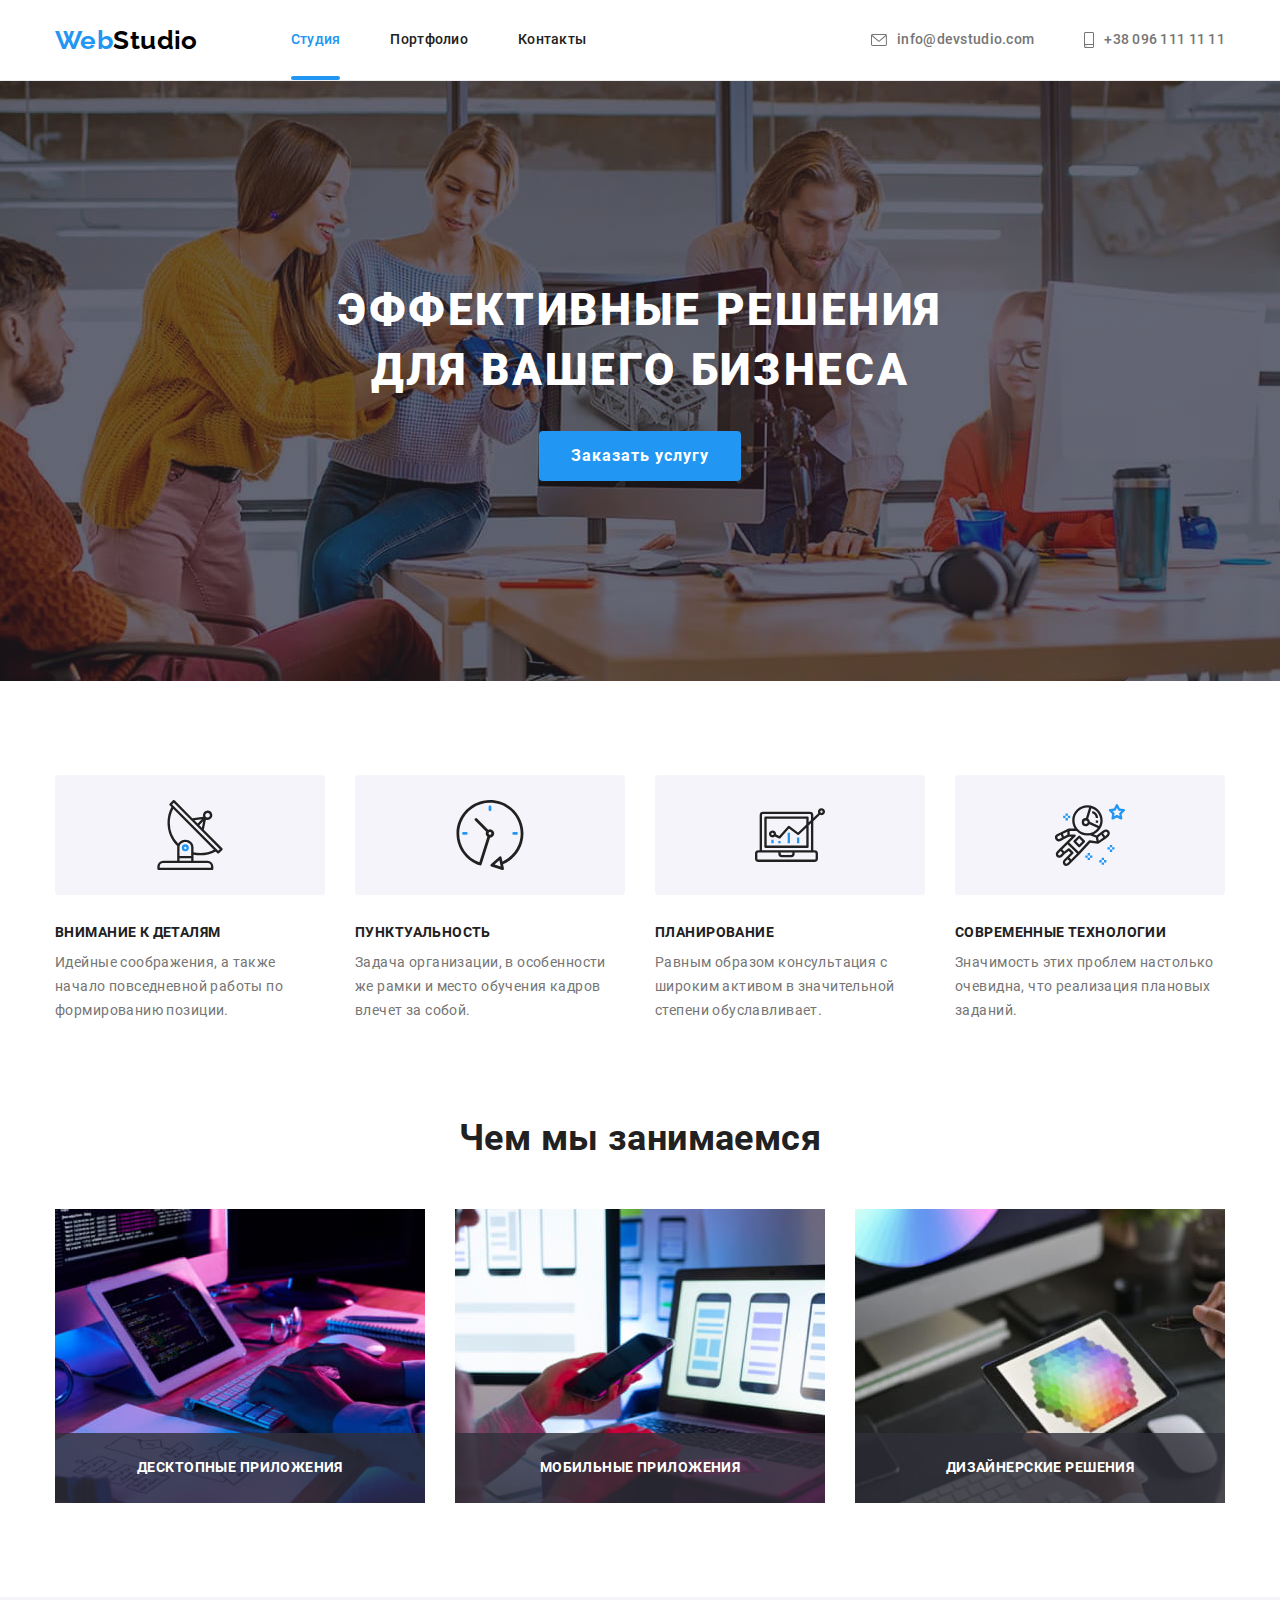
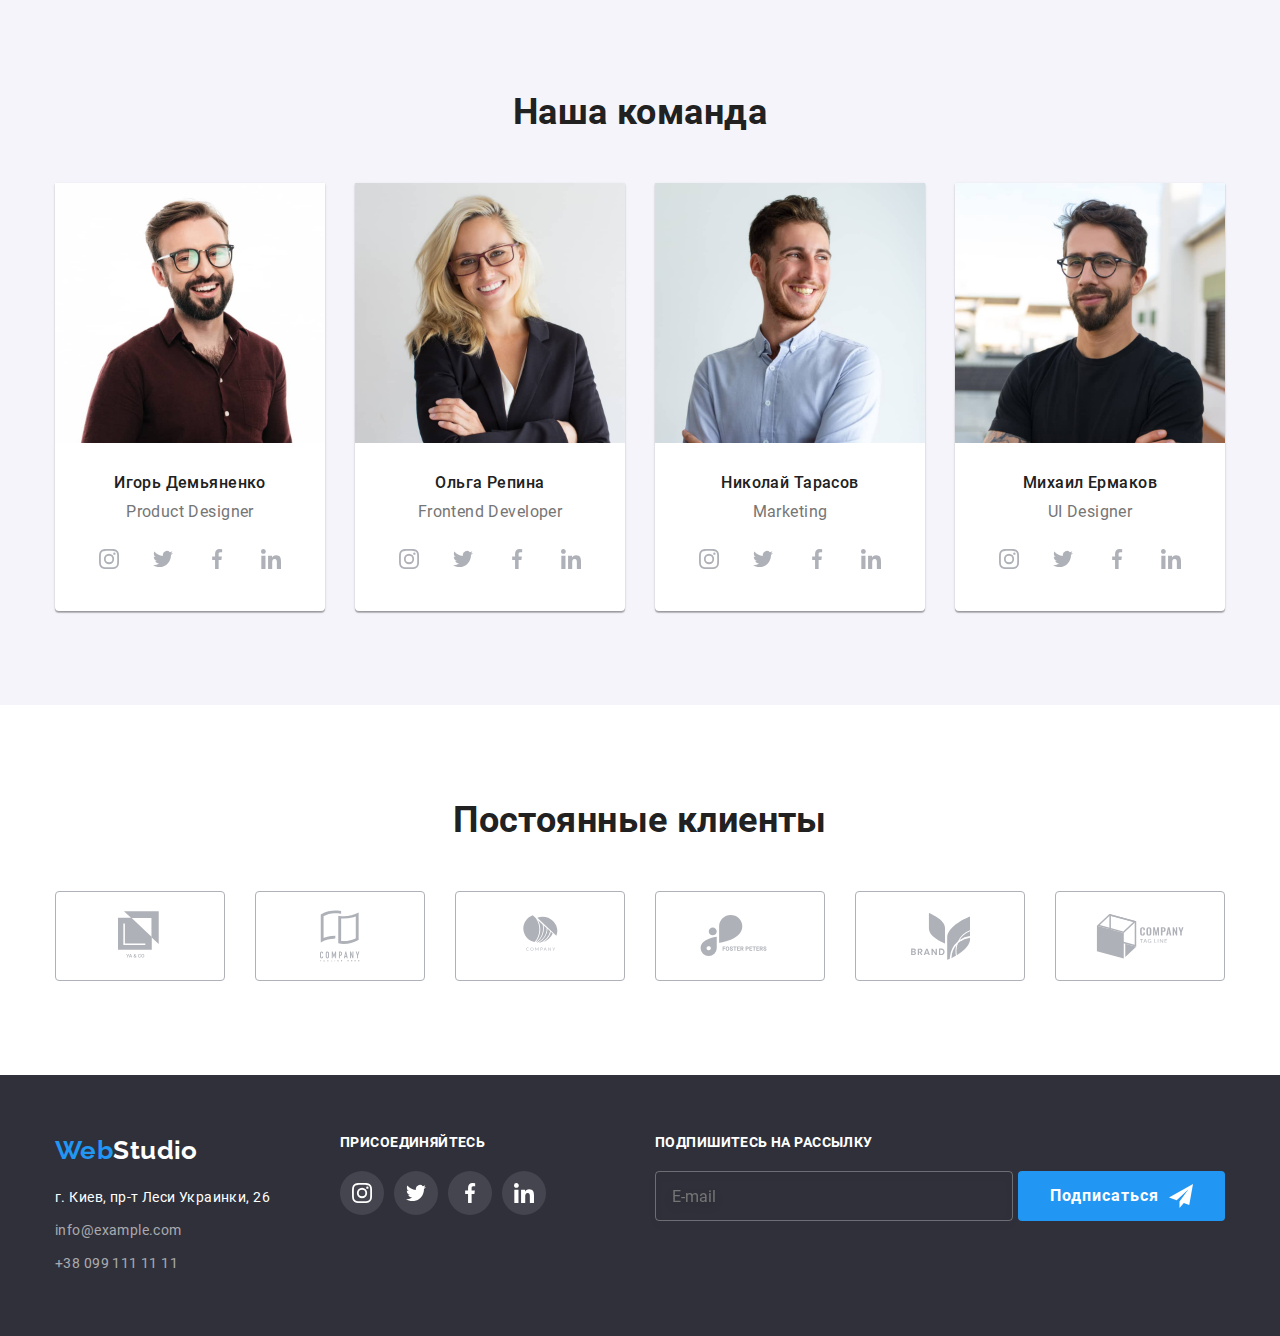
<file: index.html>
<!DOCTYPE html>
<html lang="ru">
  <head>
    <meta charset="UTF-8" />
    <meta name="viewport" content="width=device-width, initial-scale=1.0" />
    <title>Студия</title>
    <!-- Шрифты
      <link rel="preconnect" href="https://fonts.gstatic.com" />
    <link
      href="https://fonts.googleapis.com/css2?family=Raleway:wght@700&family=Roboto:wght@400;500;700;900&display=swap"
      rel="stylesheet"
    />-->
    <link rel="stylesheet" href="./css/main.min.css" />
  </head>

  <body>
    <!----------------------------Шапка сайта---------------------------------------->
    <header class="page-header section">
      <div class="main-nav container">
        <a href="/index.html" class="logo"
          >Web<span class="logo__text">Studio</span>
        </a>

        <!--------------------------Меню навигации------------------------------------>
        <nav class="page-header__nav">
          <ul class="site-nav site-nav--left list">
            <li class="site-nav__item">
              <a
                href="./index.html"
                class="site-nav__link site-nav__link--current"
                >Студия</a
              >
            </li>

            <li class="site-nav__item">
              <a href="./portfolio.html" class="site-nav__link">Портфолио</a>
            </li>

            <li class="site-nav__item">
              <a href="" class="site-nav__link">Контакты</a>
            </li>
          </ul>
        </nav>

        <!------------------------------Контакты------------------------------------->
        <ul class="contact-list contact-list--left list">
          <li class="contact-list__item">
            <a class="contact-list__link" href="mailto:info@devstudio.com">
              <svg
                class="contact-list__icon contact-list__icon--start"
                width="16"
                height="12"
              >
                <use href="./images/icons.svg#icon-envelope"></use>
              </svg>
              info@devstudio.com
            </a>
          </li>

          <li class="contact-list__item">
            <a class="contact-list__link" href="tel:+380961111111">
              <svg
                class="contact-list__icon contact-list__icon--start"
                width="10"
                height="16"
              >
                <use href="./images/icons.svg#icon-smartphone"></use>
              </svg>
              +38 096 111 11 11
            </a>
          </li>
        </ul>
      </div>
    </header>

    <main>
      <!-------------------------------Герой--------------------------------------->
      <section class="hero section">
        <h1 class="hero__heading">
          Эффективные решения<br />для вашего бизнеса
        </h1>
        <button class="button--order button" type="button" data-modal-open>
          Заказать услугу
        </button>
      </section>

      <!------------------------Особенности компании------------------------------->
      <section class="feature section">
        <div class="container">
          <h2 class="visually-hidden">Особенности компании</h2>

          <ul class="feature__list section__list list">
            <li class="feature__item">
              <div class="feature__card">
                <svg class="feature__icon">
                  <use href="./images/icons.svg#icon-antenna"></use>
                </svg>
              </div>
              <h3 class="feature__title section__subheading">
                Внимание к деталям
              </h3>
              <p class="feature__text section__text">
                Идейные соображения, а также начало повседневной работы по
                формированию позиции.
              </p>
            </li>

            <li class="feature__item">
              <div class="feature__card">
                <svg class="feature__icon">
                  <use href="./images/icons.svg#icon-clock"></use>
                </svg>
              </div>
              <h3 class="feature__title section__subheading">Пунктуальность</h3>
              <p class="feature__text section__text">
                Задача организации, в особенности же рамки и место обучения
                кадров влечет за собой.
              </p>
            </li>

            <li class="feature__item">
              <div class="feature__card">
                <svg class="feature__icon">
                  <use href="./images/icons.svg#icon-diagram"></use>
                </svg>
              </div>
              <h3 class="feature__title section__subheading">Планирование</h3>
              <p class="feature__text section__text">
                Равным образом консультация с широким активом в значительной
                степени обуславливает.
              </p>
            </li>

            <li class="feature__item">
              <div class="feature__card">
                <svg class="feature__icon">
                  <use href="./images/icons.svg#icon-astronaut"></use>
                </svg>
              </div>
              <h3 class="feature__title section__subheading">
                Современные технологии
              </h3>
              <p class="feature__text section__text">
                Значимость этих проблем настолько очевидна, что реализация
                плановых заданий.
              </p>
            </li>
          </ul>
        </div>
      </section>

      <!----------------------------Виды услуг------------------------------------->
      <section class="service section">
        <div class="container">
          <h2 class="service__header section__heading">Чем мы занимаемся</h2>

          <ul class="service__list section__list list">
            <li class="service__item">
              <img
                src="./images/img1.jpg"
                alt="человек занимается веб разработкой"
                width="370"
              />
              <div class="service__label">
                <p class="service__text section__text">Десктопные приложения</p>
              </div>
            </li>

            <li class="service__item">
              <img
                src="./images/img2.jpg"
                alt="человек занимается разработкой мобильных приложений"
                width="370"
              />
              <div class="service__label">
                <p class="service__text section__text">Мобильные приложения</p>
              </div>
            </li>

            <li class="service__item">
              <img
                src="./images/img3.jpg"
                alt="человек занимается созданием дизайнов"
                width="370"
              />
              <div class="service__label">
                <p class="service__text section__text">Дизайнерские решения</p>
              </div>
            </li>
          </ul>
        </div>
      </section>

      <!----------------------------Наша команда------------------------------------>
      <section class="team section section--team">
        <div class="container">
          <h2 class="team__header section__heading">Наша команда</h2>

          <ul class="team__list section__list list">
            <li class="team__member">
              <img
                src="./images/team1.jpg"
                alt="молодой мужчина в коричневой рубашке и очках"
                width="270"
                class="team__member-img"
              />
              <h3 class="team__member-name section__subheading">
                Игорь Демьяненко
              </h3>
              <p class="team__member-spec section__text" lang="en">
                Product Designer
              </p>
              <ul class="social__list list">
                <li class="social__item">
                  <a href="" class="social__link">
                    <svg class="social__icon">
                      <use href="./images/icons.svg#icon-instagram"></use>
                    </svg>
                  </a>
                </li>

                <li class="social__item">
                  <a href="" class="social__link">
                    <svg class="social__icon">
                      <use href="./images/icons.svg#icon-twitter"></use>
                    </svg>
                  </a>
                </li>

                <li class="social__item">
                  <a href="" class="social__link">
                    <svg class="social__icon">
                      <use href="./images/icons.svg#icon-facebook"></use>
                    </svg>
                  </a>
                </li>

                <li class="social__item">
                  <a href="" class="social__link">
                    <svg class="social__icon">
                      <use href="./images/icons.svg#icon-linkedin"></use>
                    </svg>
                  </a>
                </li>
              </ul>
            </li>

            <li class="team__member">
              <img
                src="./images/team2.jpg"
                alt="молодая девушка со светлыми волосами в очках"
                width="270"
                class="team__member-img"
              />
              <h3 class="team__member-name section__subheading">
                Ольга Репина
              </h3>
              <p class="team__member-spec section__text" lang="en">
                Frontend Developer
              </p>
              <ul class="social__list list">
                <li class="social__item">
                  <a href="" class="social__link">
                    <svg class="social__icon">
                      <use href="./images/icons.svg#icon-instagram"></use>
                    </svg>
                  </a>
                </li>

                <li class="social__item">
                  <a href="" class="social__link">
                    <svg class="social__icon">
                      <use href="./images/icons.svg#icon-twitter"></use>
                    </svg>
                  </a>
                </li>

                <li class="social__item">
                  <a href="" class="social__link">
                    <svg class="social__icon">
                      <use href="./images/icons.svg#icon-facebook"></use>
                    </svg>
                  </a>
                </li>

                <li class="social__item">
                  <a href="" class="social__link">
                    <svg class="social__icon">
                      <use href="./images/icons.svg#icon-linkedin"></use>
                    </svg>
                  </a>
                </li>
              </ul>
            </li>

            <li class="team__member">
              <img
                src="./images/team3.jpg"
                alt="молодой мужчина в светлой рубашке"
                width="270"
                class="team__member-img"
              />
              <h3 class="team__member-name section__subheading">
                Николай Тарасов
              </h3>
              <p class="team__member-spec section__text" lang="en">Marketing</p>
              <ul class="social__list list">
                <li class="social__item">
                  <a href="" class="social__link">
                    <svg class="social__icon">
                      <use href="./images/icons.svg#icon-instagram"></use>
                    </svg>
                  </a>
                </li>

                <li class="social__item">
                  <a href="" class="social__link">
                    <svg class="social__icon">
                      <use href="./images/icons.svg#icon-twitter"></use>
                    </svg>
                  </a>
                </li>

                <li class="social__item">
                  <a href="" class="social__link">
                    <svg class="social__icon">
                      <use href="./images/icons.svg#icon-facebook"></use>
                    </svg>
                  </a>
                </li>

                <li class="social__item">
                  <a href="" class="social__link">
                    <svg class="social__icon">
                      <use href="./images/icons.svg#icon-linkedin"></use>
                    </svg>
                  </a>
                </li>
              </ul>
            </li>

            <li class="team__member">
              <img
                src="./images/team4.jpg"
                alt="молодой мужчина в черной футболке и очках"
                width="270"
                class="team__member-img"
              />
              <h3 class="team__member-name section__subheading">
                Михаил Ермаков
              </h3>
              <p class="team__member-spec section__text" lang="en">
                UI Designer
              </p>
              <ul class="social__list list">
                <li class="social__item">
                  <a href="" class="social__link">
                    <svg class="social__icon">
                      <use href="./images/icons.svg#icon-instagram"></use>
                    </svg>
                  </a>
                </li>

                <li class="social__item">
                  <a href="" class="social__link">
                    <svg class="social__icon">
                      <use href="./images/icons.svg#icon-twitter"></use>
                    </svg>
                  </a>
                </li>

                <li class="social__item">
                  <a href="" class="social__link">
                    <svg class="social__icon">
                      <use href="./images/icons.svg#icon-facebook"></use>
                    </svg>
                  </a>
                </li>

                <li class="social__item">
                  <a href="" class="social__link">
                    <svg class="social__icon">
                      <use href="./images/icons.svg#icon-linkedin"></use>
                    </svg>
                  </a>
                </li>
              </ul>
            </li>
          </ul>
        </div>
      </section>

      <!------------------------------Постоянные клиенты------------------------------>
      <section class="client section section--client">
        <div class="container">
          <h2 class="client__header section__heading">Постоянные клиенты</h2>

          <ul class="client__list section__list list">
            <li class="client__item">
              <a href="" class="client__link">
                <svg class="client__icon" width="45" height="50">
                  <use href="./images/icons.svg#icon-logo-1"></use>
                </svg>
              </a>
            </li>

            <li class="client__item">
              <a href="" class="client__link">
                <svg class="client__icon" width="40" height="52">
                  <use href="./images/icons.svg#icon-logo-2"></use>
                </svg>
              </a>
            </li>

            <li class="client__item">
              <a href="" class="client__link">
                <svg class="client__icon" width="41" height="43">
                  <use href="./images/icons.svg#icon-logo-3"></use>
                </svg>
              </a>
            </li>

            <li class="client__item">
              <a href="" class="client__link">
                <svg class="client__icon" width="80" height="42">
                  <use href="./images/icons.svg#icon-logo-4"></use>
                </svg>
              </a>
            </li>

            <li class="client__item">
              <a href="" class="client__link">
                <svg class="client__icon" width="59" height="47">
                  <use href="./images/icons.svg#icon-logo-5"></use>
                </svg>
              </a>
            </li>

            <li class="client__item">
              <a href="" class="client__link">
                <svg class="client__icon" width="89" height="45">
                  <use href="./images/icons.svg#icon-logo-6"></use>
                </svg>
              </a>
            </li>
          </ul>
        </div>
      </section>
    </main>

    <!----------------------------Подвал сайта-------------------------------------->
    <footer class="page-footer section section--page-footer">
      <div class="container footer">
        <div class="page-footer__content">
          <a href="/index.html" class="logo page-footer__logo"
            >Web<span class="logo__text logo__text--inverse">Studio</span>
          </a>

          <address>
            <span class="address">г. Киев, пр-т Леси Украинки, 26<br /></span>

            <ul class="contact-list contact-list--footer list">
              <li class="contact-list__item contact-list__item--footer">
                <a
                  class="contact-list__link contact-list__link--footer"
                  href="mailto:info@example.com"
                  >info@example.com</a
                >
              </li>

              <li class="contact-list__item contact-list__item--footer">
                <a
                  class="contact-list__link contact-list__link--footer"
                  href="tel:+380991111111"
                  >+38 099 111 11 11</a
                >
              </li>
            </ul>
          </address>
        </div>

        <div class="social__content">
          <p class="social__label section__text">присоединяйтесь</p>

          <ul class="social__list social__list--footer list">
            <li class="social__item social__item--footer">
              <a href="" class="social__link social__link--footer">
                <svg class="social__icon social__icon--footer">
                  <use href="./images/icons.svg#icon-instagram-f"></use>
                </svg>
              </a>
            </li>

            <li class="social__item social__item--footer">
              <a href="" class="social__link social__link--footer">
                <svg class="social__icon social__icon--footer">
                  <use href="./images/icons.svg#icon-twitter-f"></use>
                </svg>
              </a>
            </li>

            <li class="social__item social__item--footer">
              <a href="" class="social__link social__link--footer">
                <svg class="social__icon social__icon--footer">
                  <use href="./images/icons.svg#icon-facebook-f"></use>
                </svg>
              </a>
            </li>

            <li class="social__item social__item--footer">
              <a href="" class="social__link social__link--footer">
                <svg class="social__icon social__icon--footer">
                  <use href="./images/icons.svg#icon-linkedin-f"></use>
                </svg>
              </a>
            </li>
          </ul>
        </div>

        <form class="newsletter-form newsletter-form--left" autocomplete="off">
          <p class="newsletter-form__label section__text">
            Подпишитесь на рассылку
          </p>

          <div class="form">
            <input
              class="form__input"
              type="email"
              name="mail"
              placeholder="E-mail"
            />
            <button class="button--newsletter button" type="submit">
              <div class="button__overlay">
                Подписаться
                <svg
                  class="button__icon button__icon--end"
                  width="24"
                  height="24"
                >
                  <use href="./images/icons.svg#icon-send"></use>
                </svg>
              </div>
            </button>
          </div>
        </form>
      </div>
    </footer>

    <!----------------------------Модальное окно------------------------------------>
    <div class="backdrop backdrop--hidden" data-modal>
      <div class="backdrop__modal">
        <button class="button-close" type="button" data-modal-close>
          <svg class="close-icon" height="11" width="11">
            <use href="./images/icons.svg#icon-close-icon"></use>
          </svg>
        </button>

        <form class="form-modal" autocomplete="off">
          <h3 class="form-modal__label section__subheading">
            Оставьте свои данные, мы вам перезвоним
          </h3>

          <div class="form-field">
            <label class="form-field__label">Имя</label>
            <div class="field">
              <input class="field__input" type="text" name="user-name" />
              <svg class="field__icon" width="12" height="12">
                <use href="./images/icons.svg#icon-name"></use>
              </svg>
            </div>
          </div>

          <div class="form-field">
            <label class="form-field__label">Телефон</label>
            <div class="field">
              <input class="field__input" type="tel" name="tel" />
              <svg class="field__icon" width="13" height="13">
                <use href="./images/icons.svg#icon-phone"></use>
              </svg>
            </div>
          </div>

          <div class="form-field">
            <label class="form-field__label">Почта</label>
            <div class="field">
              <input class="field__input" type="email" name="mail" />
              <svg class="field__icon" width="15" height="12">
                <use href="./images/icons.svg#icon-mail"></use>
              </svg>
            </div>
          </div>

          <div class="form-field">
            <label class="form-field__label"> Комментарий</label>
            <textarea
              class="form-field__textarea"
              name="comment"
              rows="6"
              placeholder="Введите текст"
            ></textarea>
          </div>

          <div class="checkbox">
            <label class="checkbox__label">
              <input
                class="checkbox__input visually-hidden"
                type="checkbox"
                name="terms"
              />
              <span class="checkbox__icon"></span>
              Соглашаюсь с рассылкой и принимаю&nbsp;
              <a class="checkbox__link" href="">Условия договора</a>
            </label>
          </div>

          <button class="button button--submit" type="submit">Отправить</button>
        </form>
      </div>
    </div>

    <script src="./js/modal.js"></script>
  </body>
</html>
</file>
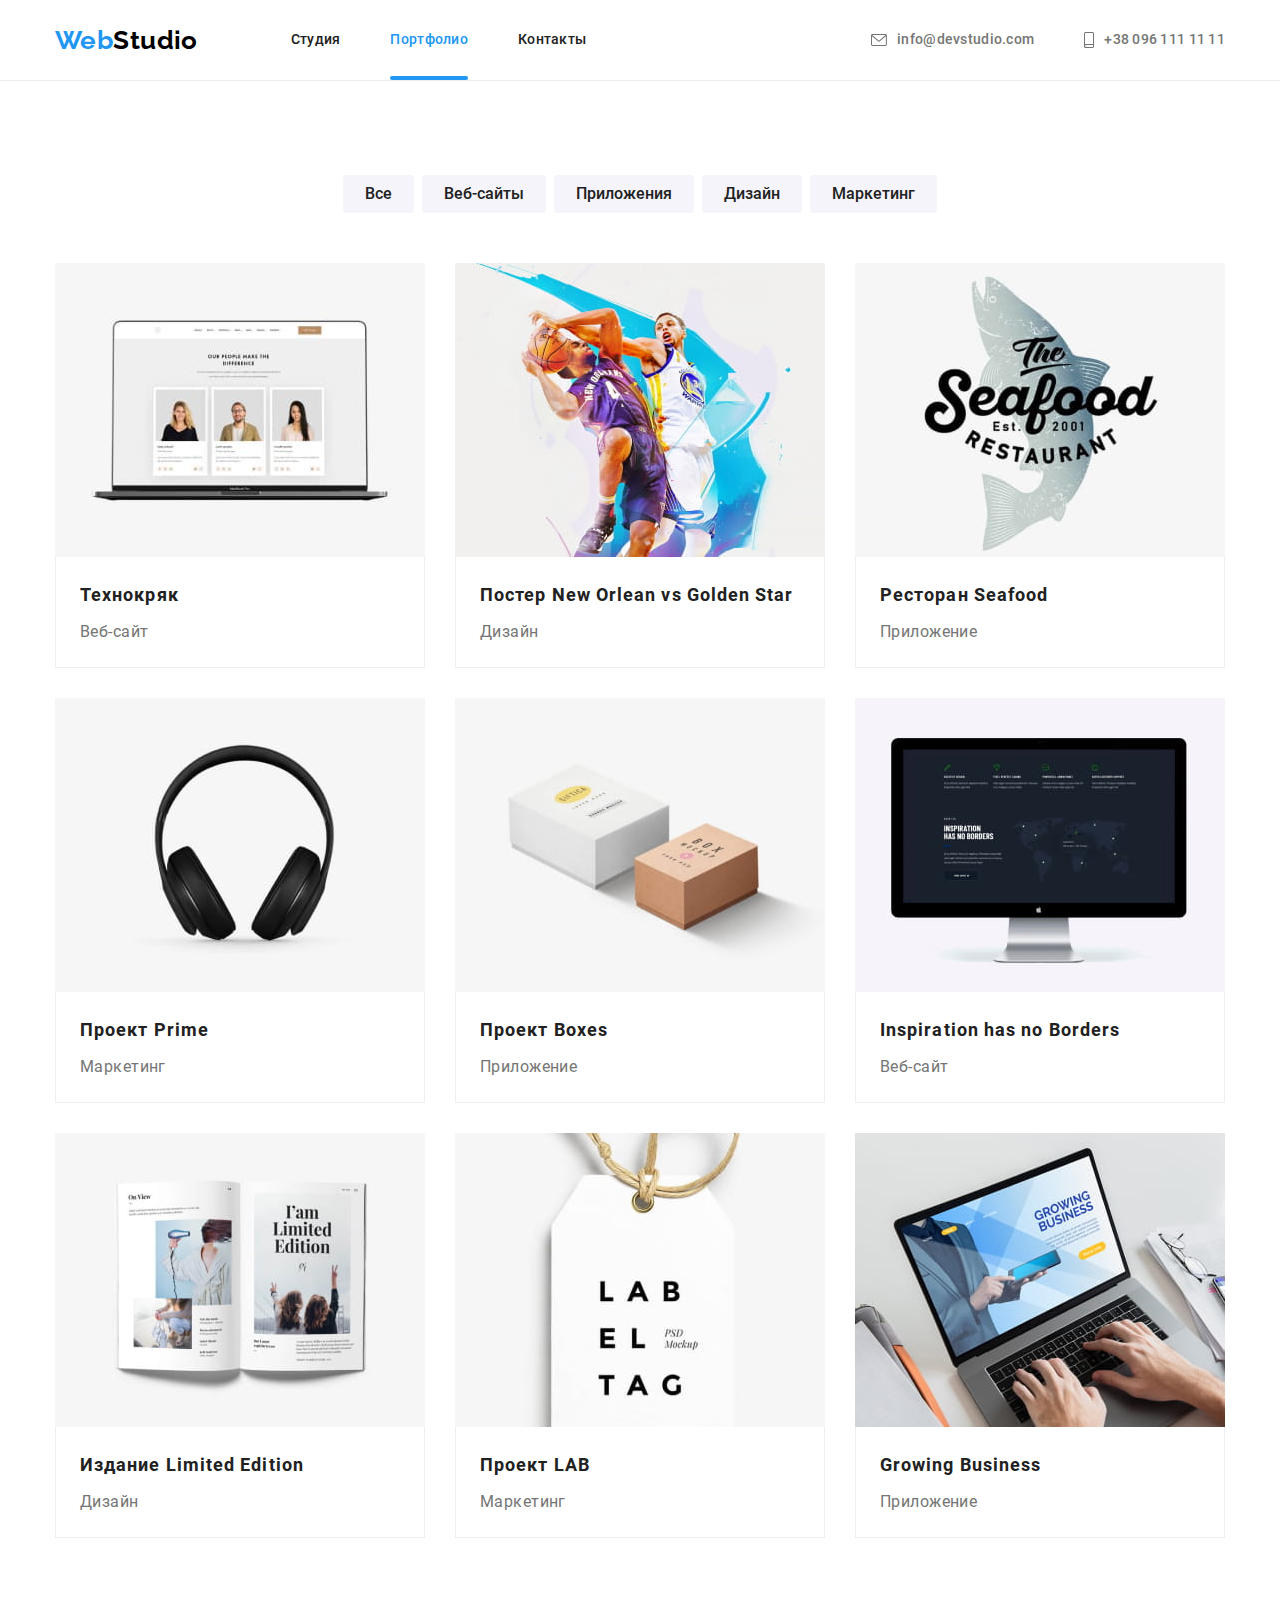
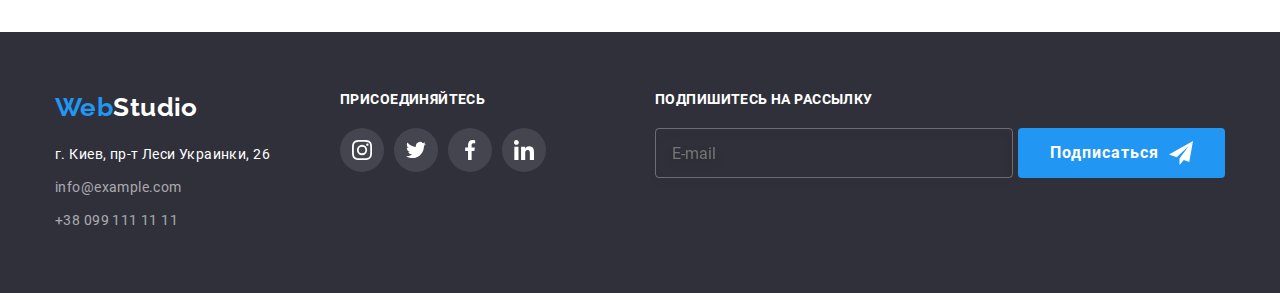
<file: portfolio.html>
<!DOCTYPE html>
<html lang="ru">
  <head>
    <meta charset="UTF-8" />
    <meta name="viewport" content="width=device-width, initial-scale=1.0" />
    <title>Портфолио</title>
    <!-- Шрифты
      <link rel="preconnect" href="https://fonts.gstatic.com" />
    <link
      href="https://fonts.googleapis.com/css2?family=Raleway:wght@700&family=Roboto:wght@400;500;700;900&display=swap"
      rel="stylesheet"
    />-->
    <link rel="stylesheet" href="./css/main.min.css" />
  </head>

  <body>
    <!-----------------------------Шапка сайта-------------------------------------->
    <header class="page-header section">
      <div class="main-nav container">
        <a href="/index.html" class="logo"
          >Web<span class="logo__text">Studio</span>
        </a>

        <!--------------------------Меню навигации------------------------------------>
        <nav class="page-header__nav">
          <ul class="site-nav site-nav--left list">
            <li class="site-nav__item">
              <a class="site-nav__link" href="./index.html">Студия</a>
            </li>

            <li class="site-nav__item">
              <a
                class="site-nav__link site-nav__link--current"
                href="./portfolio.html"
                >Портфолио</a
              >
            </li>

            <li class="site-nav__item">
              <a class="site-nav__link" href="">Контакты</a>
            </li>
          </ul>
        </nav>

        <!------------------------------Контакты------------------------------------->
        <ul class="contact-list contact-list--left list">
          <li class="contact-list__item">
            <a class="contact-list__link" href="mailto:info@devstudio.com">
              <svg
                class="contact-list__icon contact-list__icon--start"
                width="16"
                height="12"
              >
                <use href="./images/icons.svg#icon-envelope"></use>
              </svg>
              info@devstudio.com
            </a>
          </li>

          <li class="contact-list__item">
            <a class="contact-list__link" href="tel:+380961111111">
              <svg
                class="contact-list__icon contact-list__icon--start"
                width="10"
                height="16"
              >
                <use href="./images/icons.svg#icon-smartphone"></use>
              </svg>
              +38 096 111 11 11
            </a>
          </li>
        </ul>
      </div>
    </header>

    <main>
      <!---------------------------Секция портфолио-------------------------------->
      <h1 class="visually-hidden">Портфолио</h1>

      <section class="portfolio section">
        <div class="project container">
          <!-- Фильтры -->
          <ul class="filters list">
            <li class="filters__item">
              <button class="button--filter button" type="button">Все</button>
            </li>
            <li class="filters__item">
              <button class="button--filter button" type="button">
                Веб-сайты
              </button>
            </li>
            <li class="filters__item">
              <button class="button--filter button" type="button">
                Приложения
              </button>
            </li>
            <li class="filters__item">
              <button class="button--filter button" type="button">
                Дизайн
              </button>
            </li>
            <li class="filters__item">
              <button class="button--filter button" type="button">
                Маркетинг
              </button>
            </li>
          </ul>

          <!-- Проекты -->
          <h2 class="project__header visually-hidden">Проекты</h2>
          <ul class="card-set section__list list">
            <li class="card-set__item">
              <a class="card-set__link" href="#">
                <div class="project__item">
                  <img
                    src="./images/project1.jpg"
                    alt="Ноутбук, на котором открыт веб-сайт"
                    width="370"
                  />
                  <div class="project__description">
                    <p class="project__description-text section__text">
                      Технокряк это современная площадка распространения
                      коронавируса. Компании используют эту платформу для
                      цифрового шпионажа и атак на защищённые сервера
                      конкурентов.
                    </p>
                  </div>
                </div>
                <div class="project__label">
                  <h3 class="project__title section__subheading">Технокряк</h3>
                  <p class="project__text section__text">Веб-сайт</p>
                </div>
              </a>
            </li>

            <li class="card-set__item">
              <a class="card-set__link" href="#">
                <div class="project__item">
                  <img
                    src="./images/project2.jpg"
                    alt="Игроки двух баскетбольных команд"
                    width="370"
                  />
                  <div class="project__description">
                    <p class="project__description-text section__text">
                      Технокряк это современная площадка распространения
                      коронавируса. Компании используют эту платформу для
                      цифрового шпионажа и атак на защищённые сервера
                      конкурентов.
                    </p>
                  </div>
                </div>
                <div class="project__label">
                  <h3 class="project__title section__subheading">
                    Постер <span lang="en">New Orlean vs Golden Star</span>
                  </h3>
                  <p class="project__text section__text">Дизайн</p>
                </div>
              </a>
            </li>

            <li class="card-set__item">
              <a class="card-set__link" href="#">
                <div class="project__item">
                  <img
                    src="./images/project3.jpg"
                    alt="Логотип ресторана, в виде рыбы"
                    width="370"
                  />
                  <div class="project__description">
                    <p class="project__description-text section__text">
                      Технокряк это современная площадка распространения
                      коронавируса. Компании используют эту платформу для
                      цифрового шпионажа и атак на защищённые сервера
                      конкурентов.
                    </p>
                  </div>
                </div>
                <div class="project__label">
                  <h3 class="project__title section__subheading">
                    Ресторан <span lang="en">Seafood</span>
                  </h3>
                  <p class="project__text section__text">Приложение</p>
                </div>
              </a>
            </li>

            <li class="card-set__item">
              <a class="card-set__link" href="#">
                <div class="project__item">
                  <img
                    src="./images/project4.jpg"
                    alt="Большие наушники черного цвета"
                    width="370"
                  />
                  <div class="project__description">
                    <p class="project__description-text section__text">
                      Технокряк это современная площадка распространения
                      коронавируса. Компании используют эту платформу для
                      цифрового шпионажа и атак на защищённые сервера
                      конкурентов.
                    </p>
                  </div>
                </div>
                <div class="project__label">
                  <h3 class="project__title section__subheading">
                    Проект <span lang="en">Prime</span>
                  </h3>
                  <p class="project__text section__text">Маркетинг</p>
                </div>
              </a>
            </li>

            <li class="card-set__item">
              <a class="card-set__link" href="#">
                <div class="project__item">
                  <img
                    src="./images/project5.jpg"
                    alt="Две коробки. Белая и бежевая."
                    width="370"
                  />
                  <div class="project__description">
                    <p class="project__description-text section__text">
                      Технокряк это современная площадка распространения
                      коронавируса. Компании используют эту платформу для
                      цифрового шпионажа и атак на защищённые сервера
                      конкурентов.
                    </p>
                  </div>
                </div>
                <div class="project__label">
                  <h3 class="project__title section__subheading">
                    Проект <span lang="en">Boxes</span>
                  </h3>
                  <p class="project__text section__text">Приложение</p>
                </div>
              </a>
            </li>

            <li class="card-set__item">
              <a class="card-set__link" href="#">
                <div class="project__item">
                  <img
                    src="./images/project6.jpg"
                    alt="Монитор, на котором открыт веб-сайт"
                    width="370"
                  />
                  <div class="project__description">
                    <p class="project__description-text section__text">
                      Технокряк это современная площадка распространения
                      коронавируса. Компании используют эту платформу для
                      цифрового шпионажа и атак на защищённые сервера
                      конкурентов.
                    </p>
                  </div>
                </div>
                <div class="project__label">
                  <h3 class="project__title section__subheading" lang="en">
                    Inspiration has no Borders
                  </h3>
                  <p class="project__text section__text">Веб-сайт</p>
                </div>
              </a>
            </li>

            <li class="card-set__item">
              <a class="card-set__link" href="#">
                <div class="project__item">
                  <img
                    src="./images/project7.jpg"
                    alt="Разворот журнала со статьями и красочными картинками"
                    width="370"
                  />
                  <div class="project__description">
                    <p class="project__description-text section__text">
                      Технокряк это современная площадка распространения
                      коронавируса. Компании используют эту платформу для
                      цифрового шпионажа и атак на защищённые сервера
                      конкурентов.
                    </p>
                  </div>
                </div>
                <div class="project__label">
                  <h3 class="project__title section__subheading">
                    Издание <span lang="en">Limited Edition</span>
                  </h3>
                  <p class="project__text section__text">Дизайн</p>
                </div>
              </a>
            </li>

            <li class="card-set__item">
              <a class="card-set__link" href="#">
                <div class="project__item">
                  <img
                    src="./images/project8.jpg"
                    alt="Ярлык с надписью Label Tag"
                    width="370"
                  />
                  <div class="project__description">
                    <p class="project__description-text section__text">
                      Технокряк это современная площадка распространения
                      коронавируса. Компании используют эту платформу для
                      цифрового шпионажа и атак на защищённые сервера
                      конкурентов.
                    </p>
                  </div>
                </div>
                <div class="project__label">
                  <h3 class="project__title section__subheading">
                    Проект <span lang="en">LAB</span>
                  </h3>
                  <p class="project__text section__text">Маркетинг</p>
                </div>
              </a>
            </li>

            <li class="card-set__item">
              <a class="card-set__link" href="#">
                <div class="project__item">
                  <img
                    src="./images/project9.jpg"
                    alt="Человек печатает на клавиатуре ноутбука"
                    width="370"
                  />
                  <div class="project__description">
                    <p class="project__description-text section__text">
                      Технокряк это современная площадка распространения
                      коронавируса. Компании используют эту платформу для
                      цифрового шпионажа и атак на защищённые сервера
                      конкурентов.
                    </p>
                  </div>
                </div>
                <div class="project__label">
                  <h3 class="project__title section__subheading" lang="en">
                    Growing Business
                  </h3>
                  <p class="project__text section__text">Приложение</p>
                </div>
              </a>
            </li>
          </ul>
        </div>
      </section>
    </main>

    <!----------------------------Подвал сайта-------------------------------------->
    <footer class="page-footer section section--page-footer">
      <div class="container footer">
        <div class="page-footer__content">
          <a href="/index.html" class="logo page-footer__logo"
            >Web<span class="logo__text logo__text--inverse">Studio</span>
          </a>

          <address>
            <span class="address">г. Киев, пр-т Леси Украинки, 26<br /></span>

            <ul class="contact-list contact-list--footer list">
              <li class="contact-list__item contact-list__item--footer">
                <a
                  class="contact-list__link contact-list__link--footer"
                  href="mailto:info@example.com"
                  >info@example.com</a
                >
              </li>

              <li class="contact-list__item contact-list__item--footer">
                <a
                  class="contact-list__link contact-list__link--footer"
                  href="tel:+380991111111"
                  >+38 099 111 11 11</a
                >
              </li>
            </ul>
          </address>
        </div>

        <div class="social__content">
          <p class="social__label section__text">присоединяйтесь</p>

          <ul class="social__list social__list--footer list">
            <li class="social__item social__item--footer">
              <a href="" class="social__link social__link--footer">
                <svg class="social__icon social__icon--footer">
                  <use href="./images/icons.svg#icon-instagram-f"></use>
                </svg>
              </a>
            </li>

            <li class="social__item social__item--footer">
              <a href="" class="social__link social__link--footer">
                <svg class="social__icon social__icon--footer">
                  <use href="./images/icons.svg#icon-twitter-f"></use>
                </svg>
              </a>
            </li>

            <li class="social__item social__item--footer">
              <a href="" class="social__link social__link--footer">
                <svg class="social__icon social__icon--footer">
                  <use href="./images/icons.svg#icon-facebook-f"></use>
                </svg>
              </a>
            </li>

            <li class="social__item social__item--footer">
              <a href="" class="social__link social__link--footer">
                <svg class="social__icon social__icon--footer">
                  <use href="./images/icons.svg#icon-linkedin-f"></use>
                </svg>
              </a>
            </li>
          </ul>
        </div>

        <form class="newsletter-form newsletter-form--left" autocomplete="off">
          <p class="newsletter-form__label section__text">
            Подпишитесь на рассылку
          </p>

          <div class="form">
            <input
              class="form__input"
              type="email"
              name="mail"
              placeholder="E-mail"
            />
            <button class="button--newsletter button" type="submit">
              <div class="button__overlay">
                Подписаться
                <svg
                  class="button__icon button__icon--end"
                  width="24"
                  height="24"
                >
                  <use href="./images/icons.svg#icon-send"></use>
                </svg>
              </div>
            </button>
          </div>
        </form>
      </div>
    </footer>
  </body>
</html>
</file>
<file: css/main.min.css>
/*! modern-normalize v1.0.0 | MIT License | https://github.com/sindresorhus/modern-normalize */*,*::before,*::after{-webkit-box-sizing:border-box;box-sizing:border-box}:root{-moz-tab-size:4;-o-tab-size:4;tab-size:4}html{line-height:1.15;-webkit-text-size-adjust:100%}body{margin:0}body{font-family:system-ui,-apple-system,"Segoe UI",Roboto,Helvetica,Arial,sans-serif,"Apple Color Emoji","Segoe UI Emoji"}hr{height:0;color:inherit}abbr[title]{-webkit-text-decoration:underline dotted;text-decoration:underline dotted}b,strong{font-weight:bolder}code,kbd,samp,pre{font-family:ui-monospace, SFMono-Regular, Consolas, 'Liberation Mono', Menlo, monospace;font-size:1em}small{font-size:80%}sub,sup{font-size:75%;line-height:0;position:relative;vertical-align:baseline}sub{bottom:-0.25em}sup{top:-0.5em}table{text-indent:0;border-color:inherit}button,input,optgroup,select,textarea{font-family:inherit;font-size:100%;line-height:1.15;margin:0}button,select{text-transform:none}button,[type='button'],[type='reset'],[type='submit']{-webkit-appearance:button}::-moz-focus-inner{border-style:none;padding:0}:-moz-focusring{outline:1px dotted ButtonText}:-moz-ui-invalid{box-shadow:none}legend{padding:0}progress{vertical-align:baseline}::-webkit-inner-spin-button,::-webkit-outer-spin-button{height:auto}[type='search']{-webkit-appearance:textfield;outline-offset:-2px}::-webkit-search-decoration{-webkit-appearance:none}::-webkit-file-upload-button{-webkit-appearance:button;font:inherit}summary{display:list-item}@font-face{font-family:'Raleway';font-style:normal;font-weight:700;src:url("../fonts/raleway-v19-latin_cyrillic-700.eot");src:local(""),url("../fonts/raleway-v19-latin_cyrillic-700.eot?#iefix") format("embedded-opentype"),url("../fonts/raleway-v19-latin_cyrillic-700.woff2") format("woff2"),url("../fonts/raleway-v19-latin_cyrillic-700.woff") format("woff"),url("../fonts/raleway-v19-latin_cyrillic-700.ttf") format("truetype"),url("../fonts/raleway-v19-latin_cyrillic-700.svg#Raleway") format("svg")}@font-face{font-family:'Roboto';font-style:normal;font-weight:500;src:url("../fonts/roboto-v20-latin_cyrillic-500.eot");src:local(""),url("../fonts/roboto-v20-latin_cyrillic-500.eot?#iefix") format("embedded-opentype"),url("../fonts/roboto-v20-latin_cyrillic-500.woff2") format("woff2"),url("../fonts/roboto-v20-latin_cyrillic-500.woff") format("woff"),url("../fonts/roboto-v20-latin_cyrillic-500.ttf") format("truetype"),url("../fonts/roboto-v20-latin_cyrillic-500.svg#Roboto") format("svg")}@font-face{font-family:'Roboto';font-style:normal;font-weight:400;src:url("../fonts/roboto-v20-latin_cyrillic-regular.eot");src:local(""),url("../fonts/roboto-v20-latin_cyrillic-regular.eot?#iefix") format("embedded-opentype"),url("../fonts/roboto-v20-latin_cyrillic-regular.woff2") format("woff2"),url("../fonts/roboto-v20-latin_cyrillic-regular.woff") format("woff"),url("../fonts/roboto-v20-latin_cyrillic-regular.ttf") format("truetype"),url("../fonts/roboto-v20-latin_cyrillic-regular.svg#Roboto") format("svg")}@font-face{font-family:'Roboto';font-style:normal;font-weight:700;src:url("../fonts/roboto-v20-latin_cyrillic-700.eot");src:local(""),url("../fonts/roboto-v20-latin_cyrillic-700.eot?#iefix") format("embedded-opentype"),url("../fonts/roboto-v20-latin_cyrillic-700.woff2") format("woff2"),url("../fonts/roboto-v20-latin_cyrillic-700.woff") format("woff"),url("../fonts/roboto-v20-latin_cyrillic-700.ttf") format("truetype"),url("../fonts/roboto-v20-latin_cyrillic-700.svg#Roboto") format("svg")}@font-face{font-family:'Roboto';font-style:normal;font-weight:900;src:url("../fonts/roboto-v20-latin_cyrillic-900.eot");src:local(""),url("../fonts/roboto-v20-latin_cyrillic-900.eot?#iefix") format("embedded-opentype"),url("../fonts/roboto-v20-latin_cyrillic-900.woff2") format("woff2"),url("../fonts/roboto-v20-latin_cyrillic-900.woff") format("woff"),url("../fonts/roboto-v20-latin_cyrillic-900.ttf") format("truetype"),url("../fonts/roboto-v20-latin_cyrillic-900.svg#Roboto") format("svg")}body{background-color:#fff;color:#757575;font-family:Roboto,sans-serif;font-size:14px;line-height:1.71;letter-spacing:0.03em}header{border-bottom:1px solid #ececec}img{display:block;max-width:100%;height:auto}a:active,a:focus{outline:none}button:active,button:focus{outline:none}.section--team{padding-top:94px;padding-bottom:94px;background-color:#f5f4fa}.section--client{padding:94px 0}.section--page-footer{padding:60px 0}.section__heading{margin-top:0;margin-bottom:50px;color:#212121;font-weight:700;font-size:36px;line-height:1.17;text-align:center}.section__list{display:-webkit-box;display:-ms-flexbox;display:flex}.section__subheading{margin-top:0;margin-bottom:10px;color:#212121;font-weight:700}.section__text{margin-top:0;margin-bottom:0}.container{width:1200px;padding:0 15px;margin-left:auto;margin-right:auto}.container.main-nav{display:-webkit-box;display:-ms-flexbox;display:flex;-webkit-box-align:center;-ms-flex-align:center;align-items:center}.container.footer{display:-webkit-box;display:-ms-flexbox;display:flex}.list{padding:0;margin:0;list-style:none}.visually-hidden{position:absolute;clip:rect(0 0 0 0);width:1px;height:1px;margin:-1px}.site-nav{display:-webkit-box;display:-ms-flexbox;display:flex}.site-nav--left{margin-left:93px}.site-nav__item:not(:first-child){margin-left:50px}.site-nav__link{position:relative;display:block;padding-top:32px;padding-bottom:32px;color:#212121;font-weight:500;line-height:1.14;letter-spacing:0.02em;text-decoration:none;-webkit-transition:color 250ms cubic-bezier(0.4, 0, 0.2, 1);transition:color 250ms cubic-bezier(0.4, 0, 0.2, 1)}.site-nav__link:hover,.site-nav__link:focus{color:#2196f3}.site-nav__link::after{content:'';position:absolute;bottom:0;left:0;display:inline-block;width:100%;height:4px;background-color:#2196f3;border-radius:2px;-webkit-transform:scaleX(0);transform:scaleX(0);-webkit-transition:-webkit-transform 250ms cubic-bezier(0.4, 0, 0.2, 1);transition:-webkit-transform 250ms cubic-bezier(0.4, 0, 0.2, 1);transition:transform 250ms cubic-bezier(0.4, 0, 0.2, 1);transition:transform 250ms cubic-bezier(0.4, 0, 0.2, 1), -webkit-transform 250ms cubic-bezier(0.4, 0, 0.2, 1)}.site-nav__link:focus::after,.site-nav__link:hover::after{-webkit-transform:scaleX(1);transform:scaleX(1)}.site-nav__link--current{color:#2196f3}.site-nav__link--current::after{-webkit-transform:scaleX(1);transform:scaleX(1)}.logo{color:#2196f3;font-family:Raleway,sans-serif;font-weight:700;font-size:26px;line-height:1.19;text-decoration:none}.logo__text{color:#000;padding-top:32px;padding-bottom:32px}.logo__text--inverse{color:#fff}.contact-list{display:-webkit-box;display:-ms-flexbox;display:flex}.contact-list--left{margin-left:auto}.contact-list--footer{display:-webkit-box;display:-ms-flexbox;display:flex;-webkit-box-orient:vertical;-webkit-box-direction:normal;-ms-flex-direction:column;flex-direction:column}.contact-list__item:nth-child(2){margin-left:50px}.contact-list__item--footer{margin-bottom:9px}.contact-list__item--footer:nth-child(2){margin-left:0;margin-bottom:0}.contact-list__link{display:-webkit-box;display:-ms-flexbox;display:flex;-webkit-box-align:center;-ms-flex-align:center;align-items:center;padding-top:32px;padding-bottom:32px;color:#757575;font-style:normal;font-weight:500;line-height:1.14;letter-spacing:0.02em;text-decoration:none;-webkit-transition:color 250ms cubic-bezier(0.4, 0, 0.2, 1);transition:color 250ms cubic-bezier(0.4, 0, 0.2, 1)}.contact-list__link:hover,.contact-list__link:focus{color:#2196f3}.contact-list__link--footer{display:inline-block;padding-top:0;padding-bottom:0;color:rgba(255,255,255,0.6);font-weight:inherit;line-height:1.71;letter-spacing:inherit}.contact-list__icon{fill:currentColor}.contact-list__icon--start{margin-right:10px}.hero{padding:200px 0;max-width:1600px;height:600px;margin-left:auto;margin-right:auto;background-color:#c4c4c4;background-image:-webkit-gradient(linear, left top, right top, from(rgba(47,48,58,0.4)), to(rgba(47,48,58,0.4))),url(../images/hero.jpg);background-image:linear-gradient(to right, rgba(47,48,58,0.4), rgba(47,48,58,0.4)),url(../images/hero.jpg);background-repeat:no-repeat;background-position:center;background-size:cover;text-align:center}.hero__heading{margin-top:0;margin-bottom:30px;color:#fff;font-weight:900;font-size:44px;line-height:1.36;letter-spacing:0.06em;text-transform:uppercase}.button{display:inline-block;border-radius:4px;border-width:0;font-family:inherit;font-size:16px;font-weight:700;line-height:1.88;text-align:center;cursor:pointer}.button--order{padding:10px 32px;color:#fff;background-color:#2196f3;-webkit-box-align:center;-ms-flex-align:center;align-items:center;letter-spacing:0.06em}.button--submit{width:200px;height:50px;margin-right:auto;margin-left:auto;padding:10px 56px;color:#fff;background-color:#2196f3;-webkit-box-shadow:0px 4px 4px rgba(0,0,0,0.15);box-shadow:0px 4px 4px rgba(0,0,0,0.15);-webkit-box-align:center;-ms-flex-align:center;align-items:center;letter-spacing:0.06em}.button--newsletter{padding:10px 32px;color:#fff;background-color:#2196f3;-webkit-box-align:center;-ms-flex-align:center;align-items:center;letter-spacing:0.06em}.button--filter{padding:6px 22px;color:#212121;background-color:#f5f4fa;font-weight:500;line-height:1.63;-webkit-transition:color 250ms cubic-bezier(0.4, 0, 0.2, 1),background-color 250ms cubic-bezier(0.4, 0, 0.2, 1),-webkit-box-shadow 250ms cubic-bezier(0.4, 0, 0.2, 1);transition:color 250ms cubic-bezier(0.4, 0, 0.2, 1),background-color 250ms cubic-bezier(0.4, 0, 0.2, 1),-webkit-box-shadow 250ms cubic-bezier(0.4, 0, 0.2, 1);transition:color 250ms cubic-bezier(0.4, 0, 0.2, 1),background-color 250ms cubic-bezier(0.4, 0, 0.2, 1),box-shadow 250ms cubic-bezier(0.4, 0, 0.2, 1);transition:color 250ms cubic-bezier(0.4, 0, 0.2, 1),background-color 250ms cubic-bezier(0.4, 0, 0.2, 1),box-shadow 250ms cubic-bezier(0.4, 0, 0.2, 1),-webkit-box-shadow 250ms cubic-bezier(0.4, 0, 0.2, 1)}.button--filter:hover,.button--filter:focus{color:#fff;background-color:#2196f3;-webkit-box-shadow:0px 3px 1px rgba(0,0,0,0.1),0px 1px 2px rgba(0,0,0,0.08),0px 2px 2px rgba(0,0,0,0.12);box-shadow:0px 3px 1px rgba(0,0,0,0.1),0px 1px 2px rgba(0,0,0,0.08),0px 2px 2px rgba(0,0,0,0.12)}.button-close{position:absolute;top:8px;right:8px;width:30px;height:30px;margin:0;padding:0;display:-webkit-box;display:-ms-flexbox;display:flex;-webkit-box-pack:center;-ms-flex-pack:center;justify-content:center;-webkit-box-align:center;-ms-flex-align:center;align-items:center;border-radius:50%;border:1px solid rgba(0,0,0,0.1);background:#fff;cursor:pointer;-webkit-transition:fill 250ms cubic-bezier(0.4, 0, 0.2, 1);transition:fill 250ms cubic-bezier(0.4, 0, 0.2, 1)}.button-close:hover,.button-close:focus{fill:#2196f3}.button__overlay{display:-webkit-box;display:-ms-flexbox;display:flex;-webkit-box-align:center;-ms-flex-align:center;align-items:center;width:143px;height:30px}.button__icon--end{margin-left:10px}.feature{padding:94px 0}.feature__card{display:-webkit-box;display:-ms-flexbox;display:flex;-webkit-box-pack:center;-ms-flex-pack:center;justify-content:center;-webkit-box-align:center;-ms-flex-align:center;align-items:center;height:120px;background-color:#f5f4fa;margin-bottom:30px;border-radius:4px}.feature__icon{height:70px;width:70px}.feature__title{font-size:14px;line-height:1.14;text-transform:uppercase}.feature__item{display:-webkit-inline-box;display:-ms-inline-flexbox;display:inline-flex;-webkit-box-orient:vertical;-webkit-box-direction:normal;-ms-flex-direction:column;flex-direction:column;width:270px}.feature__item:not(:first-child){margin-left:30px}.service{padding-bottom:94px}.service__list{-webkit-box-pack:justify;-ms-flex-pack:justify;justify-content:space-between}.service__item{position:relative}.service__label{position:absolute;left:0;bottom:0;display:-webkit-box;display:-ms-flexbox;display:flex;-webkit-box-pack:center;-ms-flex-pack:center;justify-content:center;-webkit-box-align:center;-ms-flex-align:center;align-items:center;width:100%;height:70px;background-color:rgba(47,48,58,0.8)}.service__text{color:#fff;font-weight:700;line-height:1.14;text-align:center;text-transform:uppercase}.team__member{padding-bottom:30px;width:270px;background-color:#fff;-webkit-box-shadow:0px 1px 3px rgba(0,0,0,0.12),0px 1px 1px rgba(0,0,0,0.14),0px 2px 1px rgba(0,0,0,0.2);box-shadow:0px 1px 3px rgba(0,0,0,0.12),0px 1px 1px rgba(0,0,0,0.14),0px 2px 1px rgba(0,0,0,0.2);border-radius:0px 0px 4px 4px}.team__member:not(:first-child){margin-left:30px}.team__member-img{margin-bottom:30px}.team__member-name{font-weight:500;font-size:16px;line-height:1.19;text-align:center}.team__member-spec{font-size:16px;line-height:1.19;text-align:center;margin-bottom:16px}.social__content{display:-webkit-inline-box;display:-ms-inline-flexbox;display:inline-flex;-webkit-box-orient:vertical;-webkit-box-direction:normal;-ms-flex-direction:column;flex-direction:column;width:206px;height:80px;margin-left:70px}.social__label{margin-bottom:20px;color:#fff;font-weight:700;line-height:1.14;text-transform:uppercase}.social__list{display:-webkit-box;display:-ms-flexbox;display:flex;-webkit-box-pack:center;-ms-flex-pack:center;justify-content:center}.social__list--footer{-webkit-box-pack:justify;-ms-flex-pack:justify;justify-content:space-between}.social__item:not(:first-child){margin-left:10px}.social__link{display:-webkit-inline-box;display:-ms-inline-flexbox;display:inline-flex;-webkit-box-pack:center;-ms-flex-pack:center;justify-content:center;-webkit-box-align:center;-ms-flex-align:center;align-items:center;width:44px;height:44px;color:#afb1b8;background-color:transparent;border-radius:50%;-webkit-transition:color 250ms cubic-bezier(0.4, 0, 0.2, 1),background-color 250ms cubic-bezier(0.4, 0, 0.2, 1);transition:color 250ms cubic-bezier(0.4, 0, 0.2, 1),background-color 250ms cubic-bezier(0.4, 0, 0.2, 1)}.social__link:hover,.social__link:focus{color:#fff;background-color:#2196f3}.social__link--footer{color:#fff;background-color:rgba(255,255,255,0.1);border-radius:50%;-webkit-transition:background-color 250ms cubic-bezier(0.4, 0, 0.2, 1);transition:background-color 250ms cubic-bezier(0.4, 0, 0.2, 1)}.social__link--footer:hover,.social__link--footer:focus{background-color:#2196f3}.social__icon{width:20px;height:20px;fill:currentColor}.social__icon--footer{width:20px;height:20px;fill:currentColor}.client__list{display:-webkit-box;display:-ms-flexbox;display:flex;-webkit-box-pack:justify;-ms-flex-pack:justify;justify-content:space-between}.client__icon{fill:currentColor}.client__link{display:-webkit-inline-box;display:-ms-inline-flexbox;display:inline-flex;-webkit-box-pack:center;-ms-flex-pack:center;justify-content:center;-webkit-box-align:center;-ms-flex-align:center;align-items:center;width:170px;height:90px;color:#afb1b8;border:1px solid #afb1b8;-webkit-box-sizing:border-box;box-sizing:border-box;border-radius:4px;-webkit-transition:color 250ms cubic-bezier(0.4, 0, 0.2, 1),border 250ms cubic-bezier(0.4, 0, 0.2, 1);transition:color 250ms cubic-bezier(0.4, 0, 0.2, 1),border 250ms cubic-bezier(0.4, 0, 0.2, 1)}.client__link:hover,.client__link:focus{color:#2196f3;border:1px solid #2196f3}.page-footer{background-color:#2f303a}.page-footer__content{display:-webkit-inline-box;display:-ms-inline-flexbox;display:inline-flex;-webkit-box-orient:vertical;-webkit-box-direction:normal;-ms-flex-direction:column;flex-direction:column}.page-footer__logo{display:inline-block;margin-bottom:20px}.address{display:inline-block;margin-bottom:9px;color:#fff;font-style:normal}.newsletter-form{width:570px;height:86px}.newsletter-form--left{margin-left:auto}.newsletter-form__label{margin-bottom:20px;color:#fff;font-weight:700;line-height:1.14;text-transform:uppercase}.form{display:-webkit-box;display:-ms-flexbox;display:flex;-webkit-box-pack:justify;-ms-flex-pack:justify;justify-content:space-between}.form__input{width:358px;height:50px;background-color:inherit;border:1px solid rgba(255,255,255,0.3);-webkit-filter:drop-shadow(0px 4px 4px rgba(0,0,0,0.15));filter:drop-shadow(0px 4px 4px rgba(0,0,0,0.15));border-radius:4px;outline:none}.form__input[placeholder]{display:-webkit-box;display:-ms-flexbox;display:flex;-webkit-box-align:center;-ms-flex-align:center;align-items:center;padding:15px 16px;color:rgba(255,255,255,0.6);font-size:16px;line-height:1.25}.backdrop{position:fixed;top:0;left:0;width:100%;height:100%;background-color:rgba(0,0,0,0.2);opacity:1;-webkit-transition:opacity 250ms cubic-bezier(0.4, 0, 0.2, 1);transition:opacity 250ms cubic-bezier(0.4, 0, 0.2, 1)}.backdrop--hidden{opacity:0;pointer-events:none}.backdrop--hidden__modal{-webkit-transform:translate(-50%, -50%) scale(1.1);transform:translate(-50%, -50%) scale(1.1)}.backdrop__modal{position:absolute;top:50%;left:50%;min-width:528px;min-height:581px;-webkit-transform:translate(-50%, -50%) scale(1);transform:translate(-50%, -50%) scale(1);-webkit-transition:-webkit-transform 250ms cubic-bezier(0.4, 0, 0.2, 1);transition:-webkit-transform 250ms cubic-bezier(0.4, 0, 0.2, 1);transition:transform 250ms cubic-bezier(0.4, 0, 0.2, 1);transition:transform 250ms cubic-bezier(0.4, 0, 0.2, 1), -webkit-transform 250ms cubic-bezier(0.4, 0, 0.2, 1)}.form-modal{display:-webkit-box;display:-ms-flexbox;display:flex;-webkit-box-orient:vertical;-webkit-box-direction:normal;-ms-flex-direction:column;flex-direction:column;padding:40px;background-color:#fff;-webkit-box-shadow:0px 1px 3px rgba(0,0,0,0.12),0px 1px 1px rgba(0,0,0,0.14),0px 2px 1px rgba(0,0,0,0.2);box-shadow:0px 1px 3px rgba(0,0,0,0.12),0px 1px 1px rgba(0,0,0,0.14),0px 2px 1px rgba(0,0,0,0.2);border-radius:4px}.form-modal__label{margin-bottom:12px;font-size:20px;line-height:1.15;text-align:center}.form-field{display:-webkit-box;display:-ms-flexbox;display:flex;-webkit-box-orient:vertical;-webkit-box-direction:normal;-ms-flex-direction:column;flex-direction:column;margin-bottom:10px}.form-field:nth-last-child(3){margin-bottom:20px}.form-field__label{margin-bottom:4px;font-size:12px;line-height:1.17;letter-spacing:0.01em}.form-field__textarea{padding:12px 16px;height:120px;border:1px solid rgba(33,33,33,0.2);border-radius:4px;outline:none;-webkit-transition:border-color 250ms cubic-bezier(0.4, 0, 0.2, 1);transition:border-color 250ms cubic-bezier(0.4, 0, 0.2, 1)}.form-field__textarea[placeholder]{font-size:12px;line-height:1.67;letter-spacing:0.01em;color:rgba(117,117,117,0.5)}.form-field__textarea:focus{border-color:#2196f3}.field{position:relative}.field__input{width:100%;height:40px;padding:12px 42px;border:1px solid rgba(33,33,33,0.2);border-radius:4px;outline:none;-webkit-transition:border-color 250ms cubic-bezier(0.4, 0, 0.2, 1);transition:border-color 250ms cubic-bezier(0.4, 0, 0.2, 1)}.field__input:focus+.field__icon,.field__input:focus{fill:#2196f3;border-color:#2196f3}.field__icon{position:absolute;top:50%;left:15px;-webkit-transform:translateY(-50%);transform:translateY(-50%);-webkit-transition:fill 250ms cubic-bezier(0.4, 0, 0.2, 1);transition:fill 250ms cubic-bezier(0.4, 0, 0.2, 1)}.checkbox{display:-webkit-box;display:-ms-flexbox;display:flex;-webkit-box-align:center;-ms-flex-align:center;align-items:center;margin-right:auto;margin-left:auto;margin-bottom:30px}.checkbox__label{display:-webkit-box;display:-ms-flexbox;display:flex;-webkit-box-align:center;-ms-flex-align:center;align-items:center;padding-left:24px}.checkbox__link{color:#2196f3;text-decoration-skip-ink:none}.checkbox__icon{position:absolute;width:16px;height:15px;margin-left:-24px;background-image:url(../images/check-off.svg);border-radius:2px}.checkbox__input:checked+.checkbox__icon{background-color:#2196f3;background-image:url(../images/check-on.svg)}.portfolio{padding-top:94px;padding-bottom:94px}.filters{display:-webkit-box;display:-ms-flexbox;display:flex;-webkit-box-align:start;-ms-flex-align:start;align-items:flex-start;-webkit-box-pack:center;-ms-flex-pack:center;justify-content:center;margin-bottom:50px}.filters__item:not(:first-child){margin-left:8px}.card-set{-ms-flex-wrap:wrap;flex-wrap:wrap}.card-set__item{margin-left:30px;margin-bottom:30px;width:370px;background:#fff}.card-set__item:nth-child(3n+1){margin-left:0}.card-set__item:nth-last-child(-n+3){margin-bottom:0}.card-set__link{display:block;text-decoration:none;-webkit-transition:-webkit-box-shadow 250ms cubic-bezier(0.4, 0, 0.2, 1);transition:-webkit-box-shadow 250ms cubic-bezier(0.4, 0, 0.2, 1);transition:box-shadow 250ms cubic-bezier(0.4, 0, 0.2, 1);transition:box-shadow 250ms cubic-bezier(0.4, 0, 0.2, 1), -webkit-box-shadow 250ms cubic-bezier(0.4, 0, 0.2, 1)}.card-set__link:hover,.card-set__link:focus{-webkit-box-shadow:0px 1px 1px rgba(0,0,0,0.12),0px 4px 4px rgba(0,0,0,0.06),1px 4px 6px rgba(0,0,0,0.16);box-shadow:0px 1px 1px rgba(0,0,0,0.12),0px 4px 4px rgba(0,0,0,0.06),1px 4px 6px rgba(0,0,0,0.16)}.card-set__link .project__description{-webkit-transition:-webkit-transform 250ms cubic-bezier(0.4, 0, 0.2, 1);transition:-webkit-transform 250ms cubic-bezier(0.4, 0, 0.2, 1);transition:transform 250ms cubic-bezier(0.4, 0, 0.2, 1);transition:transform 250ms cubic-bezier(0.4, 0, 0.2, 1), -webkit-transform 250ms cubic-bezier(0.4, 0, 0.2, 1)}.card-set__link:focus .project__description,.card-set__link:hover .project__description{-webkit-transform:translateY(0);transform:translateY(0)}.project__item{position:relative;overflow:hidden}.project__description{position:absolute;top:0;left:0;width:100%;height:100%;padding:63px 24px;background-color:rgba(33,150,243,0.9);-webkit-transform:translateY(100%);transform:translateY(100%)}.project__description-text{color:#fff;font-size:18px;line-height:1.56}.project__label{padding:20px 24px;border:1px solid #eeeeee;border-top:none;-webkit-box-sizing:border-box;box-sizing:border-box}.project__title{margin-bottom:4px;font-size:18px;line-height:2;letter-spacing:0.06em}.project__text{color:#757575;font-size:16px;line-height:1.88}
/*# sourceMappingURL=main.min.css.map */
</file>
